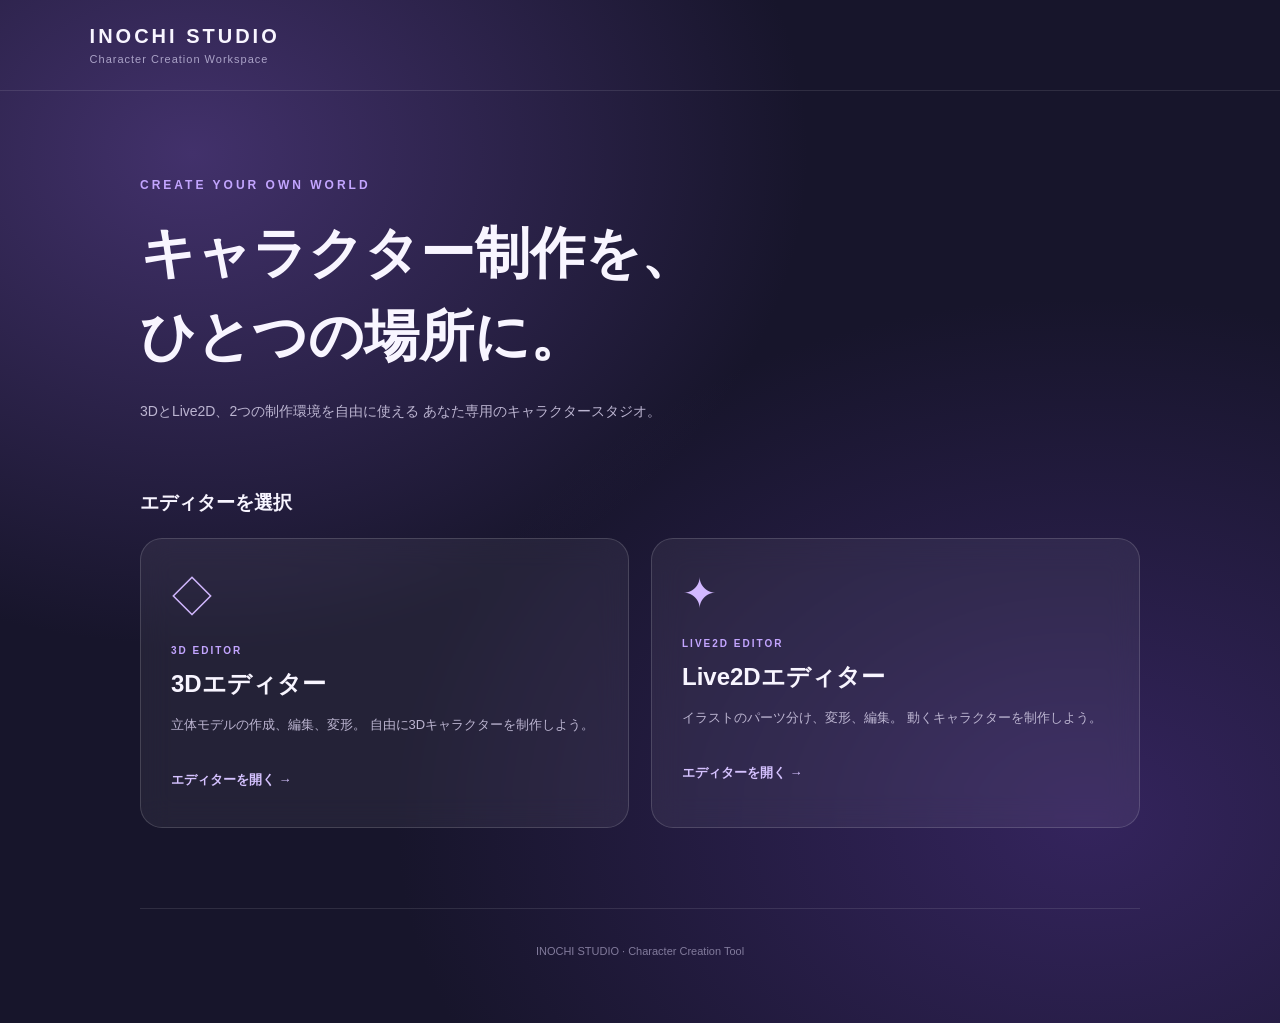
<file: index.html>
<!DOCTYPE html>
<html lang="ja">
<head>
  <meta charset="UTF-8">
  <meta name="viewport" content="width=device-width, initial-scale=1.0">
  <meta name="theme-color" content="#17152b">
  <title>Inochi Studio</title>
  <link rel="stylesheet" href="./shared/home.css">
</head>
<body>
  <header class="header">
    <div class="logo">INOCHI STUDIO</div>
    <div class="header-subtitle">Character Creation Workspace</div>
  </header>

  <main class="main">
    <section class="hero">
      <p class="eyebrow">CREATE YOUR OWN WORLD</p>
      <h1>キャラクター制作を、<br>ひとつの場所に。</h1>
      <p class="hero-description">
        3DとLive2D、2つの制作環境を自由に使える
        あなた専用のキャラクタースタジオ。
      </p>
    </section>

    <section class="editor-section">
      <h2>エディターを選択</h2>

      <div class="editor-grid">
        <a class="editor-card card-3d" href="./3d/index.html">
          <div class="card-icon">◇</div>
          <div class="card-label">3D EDITOR</div>
          <h3>3Dエディター</h3>
          <p>
            立体モデルの作成、編集、変形。
            自由に3Dキャラクターを制作しよう。
          </p>
          <span class="open-link">エディターを開く →</span>
        </a>

        <a class="editor-card card-live2d" href="./live2d/index.html">
          <div class="card-icon">✦</div>
          <div class="card-label">LIVE2D EDITOR</div>
          <h3>Live2Dエディター</h3>
          <p>
            イラストのパーツ分け、変形、編集。
            動くキャラクターを制作しよう。
          </p>
          <span class="open-link">エディターを開く →</span>
        </a>
      </div>
    </section>

    <footer class="footer">
      <p>INOCHI STUDIO · Character Creation Tool</p>
    </footer>
  </main>

  <script src="./shared/home.js"></script>
</body>
</html>
</file>
<file: shared/home.css>
* {
  box-sizing: border-box;
}

body {
  margin: 0;
  min-height: 100vh;
  color: #f8f5ff;
  background:
    radial-gradient(ellipse at 15% 15%, #42316b 0%, transparent 40%),
    radial-gradient(ellipse at 85% 80%, #34245d 0%, transparent 45%),
    #17152b;
  font-family: Arial, "Noto Sans JP", sans-serif;
}

.header {
  padding: 25px 7%;
  border-bottom: 1px solid rgba(255,255,255,0.1);
}

.logo {
  font-size: 20px;
  font-weight: 800;
  letter-spacing: 3px;
}

.header-subtitle {
  margin-top: 5px;
  color: #aaa2c7;
  font-size: 11px;
  letter-spacing: 1px;
}

.main {
  width: min(1000px, 90%);
  margin: 0 auto;
  padding: 75px 0 30px;
}

.hero {
  margin-bottom: 65px;
}

.eyebrow {
  color: #c3a5ff;
  font-size: 12px;
  letter-spacing: 3px;
  font-weight: bold;
}

.hero h1 {
  font-size: clamp(32px, 6vw, 55px);
  line-height: 1.5;
  margin: 20px 0;
}

.hero-description {
  color: #bcb5d1;
  line-height: 2;
  font-size: 14px;
}

.editor-section h2 {
  font-size: 19px;
  margin-bottom: 22px;
}

.editor-grid {
  display: grid;
  grid-template-columns: repeat(2, minmax(0, 1fr));
  gap: 22px;
}

.editor-card {
  display: block;
  min-height: 290px;
  padding: 30px;
  color: inherit;
  text-decoration: none;
  border: 1px solid rgba(255,255,255,0.15);
  border-radius: 22px;
  background: rgba(255,255,255,0.06);
  backdrop-filter: blur(15px);
  transition: transform 0.2s, border-color 0.2s,
    background 0.2s;
}

.editor-card:hover {
  transform: translateY(-5px);
  background: rgba(255,255,255,0.11);
  border-color: #b69aff;
}

.card-icon {
  font-size: 42px;
  margin-bottom: 20px;
  color: #d2b8ff;
}

.card-label {
  color: #c3a5ff;
  font-size: 10px;
  letter-spacing: 2px;
  font-weight: bold;
}

.editor-card h3 {
  font-size: 24px;
  margin: 12px 0;
}

.editor-card p {
  color: #bcb5d1;
  font-size: 13px;
  line-height: 1.9;
}

.open-link {
  display: inline-block;
  margin-top: 20px;
  color: #d5c2ff;
  font-size: 13px;
  font-weight: bold;
}

.footer {
  margin-top: 80px;
  padding: 25px 0;
  border-top: 1px solid rgba(255,255,255,0.1);
  color: #827b9c;
  text-align: center;
  font-size: 11px;
}

@media (max-width: 650px) {
  .main {
    padding-top: 50px;
  }

  .editor-grid {
    grid-template-columns: 1fr;
  }

  .editor-card {
    min-height: 250px;
  }
}
</file>
